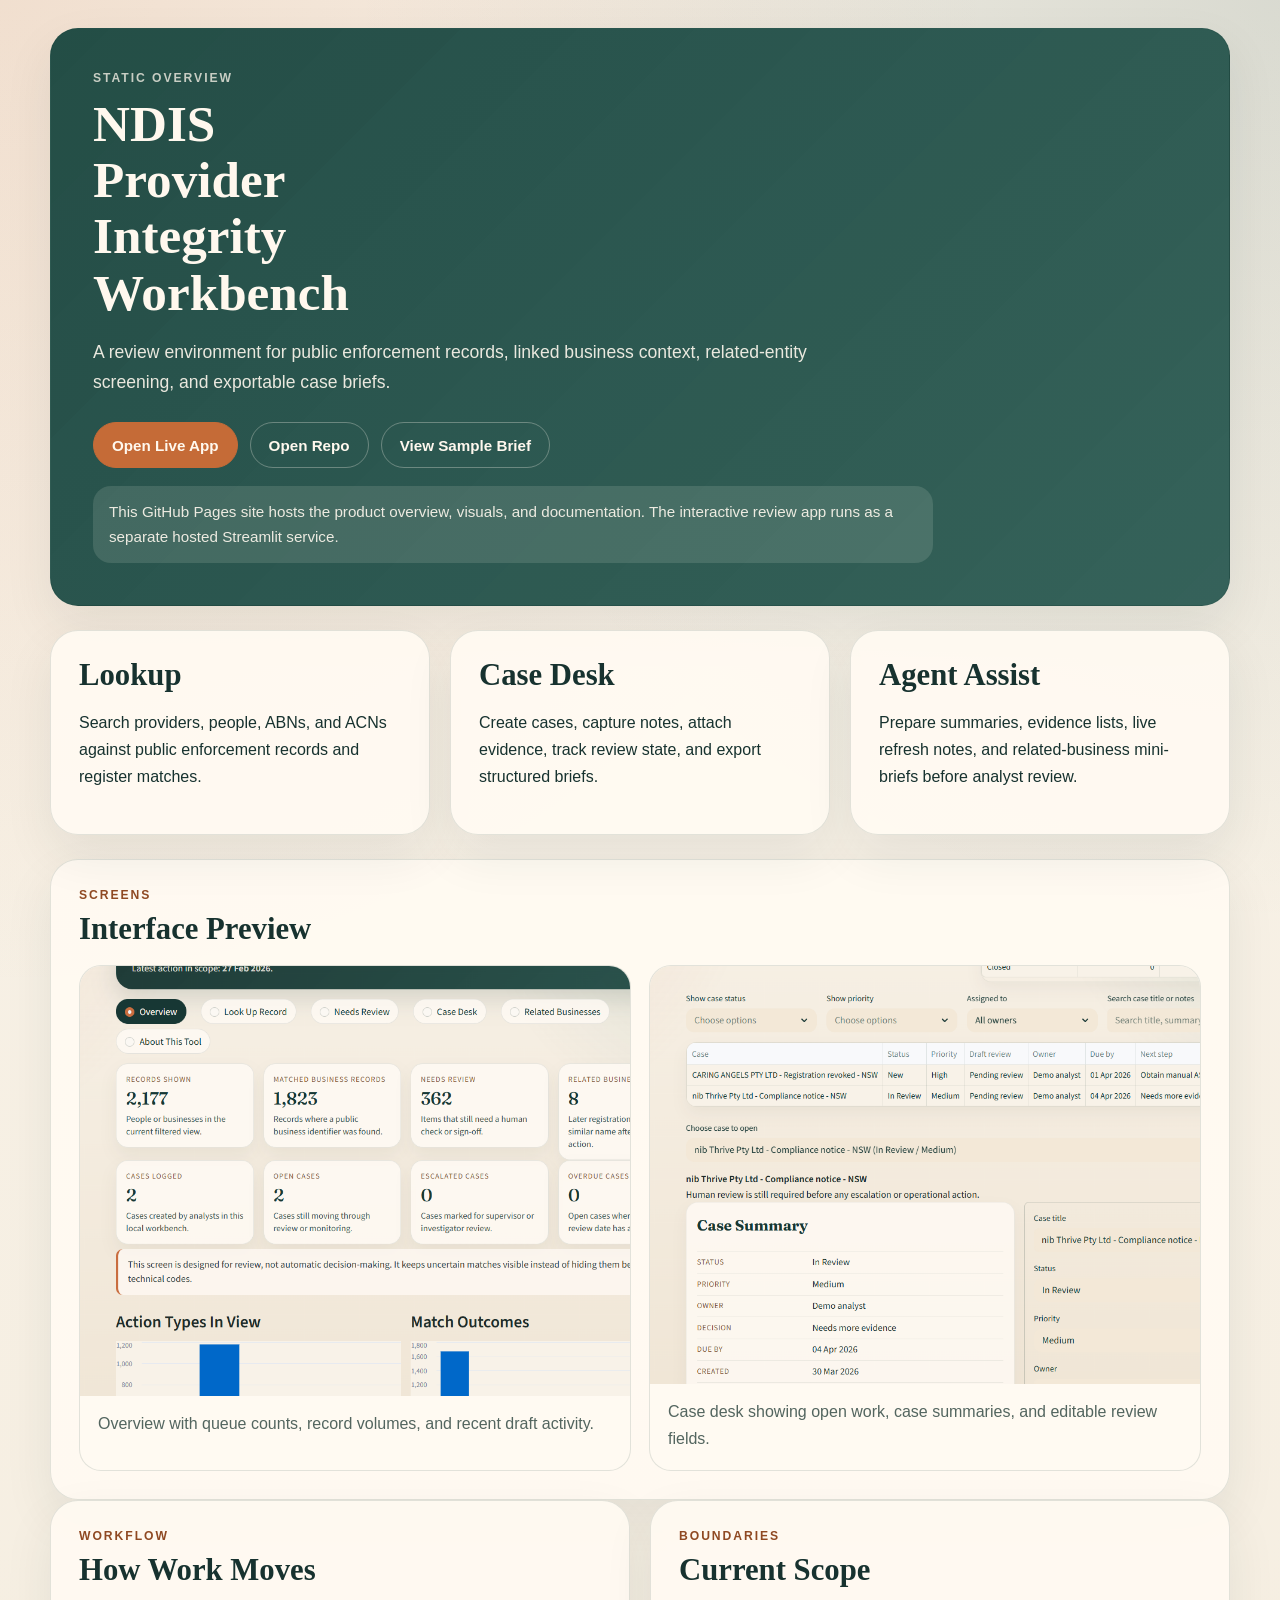
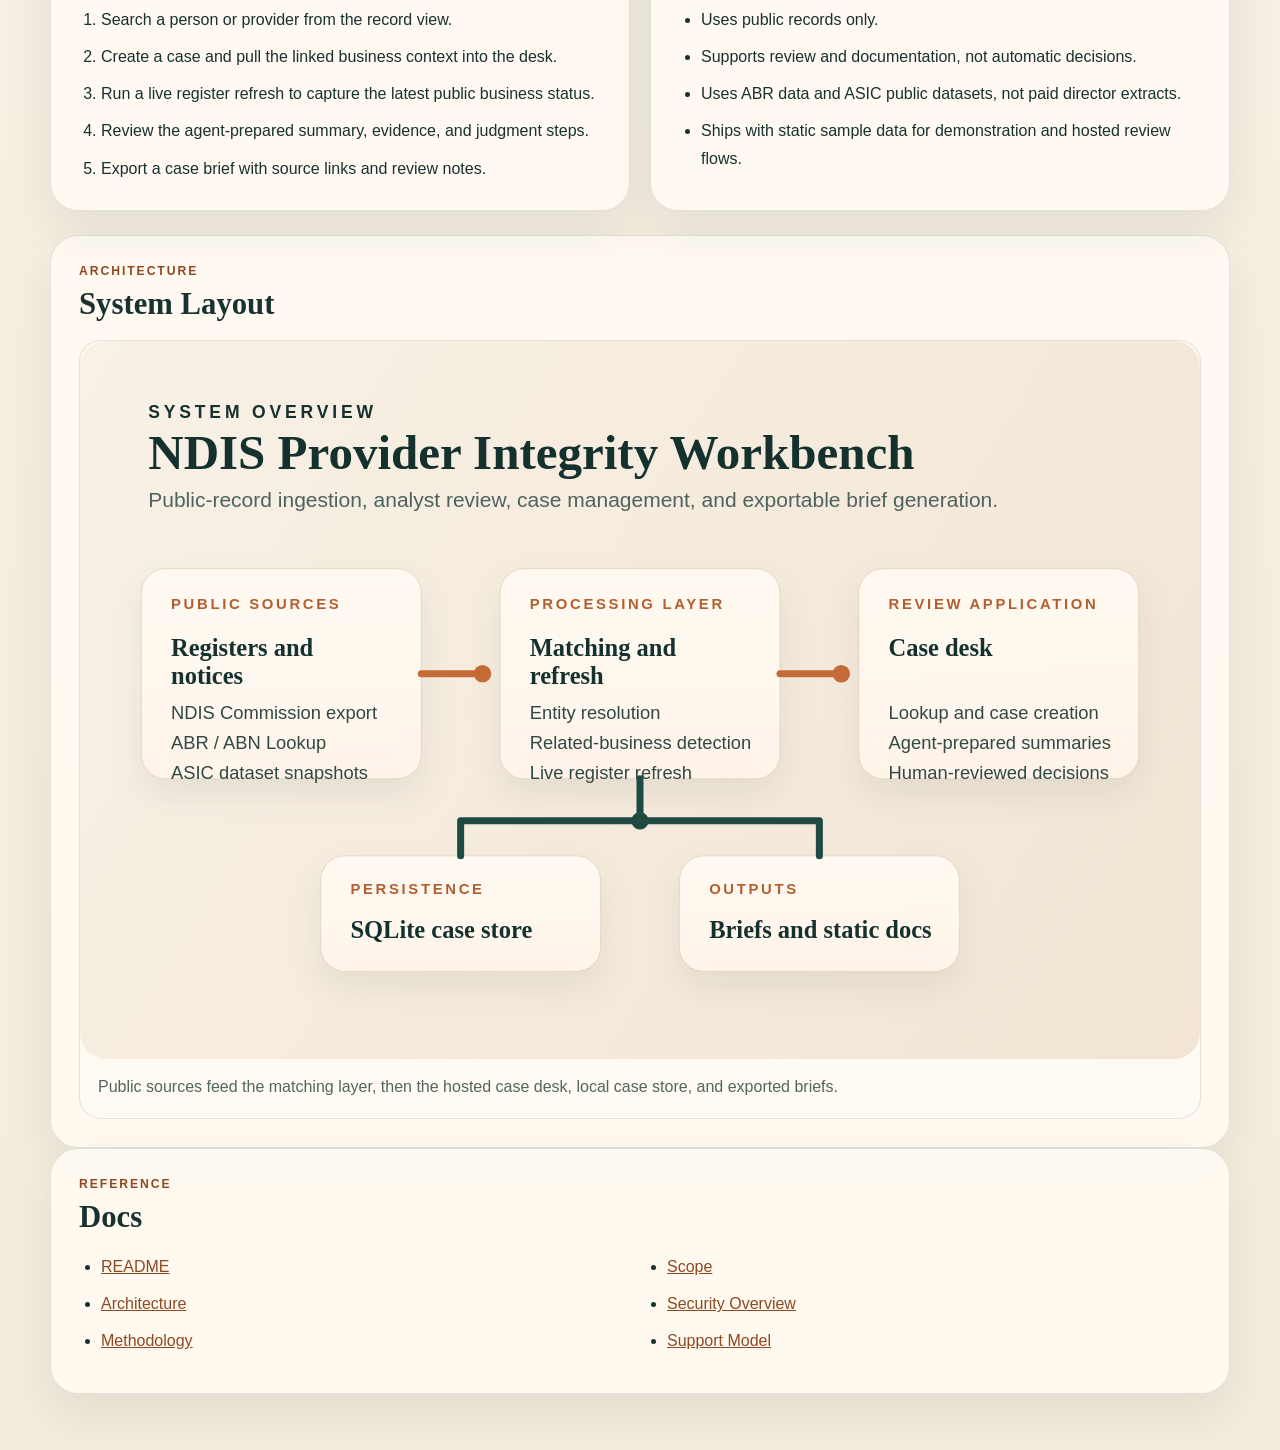
<file: docs/index.html>
<!doctype html>
<html lang="en">
<head>
  <meta charset="utf-8">
  <meta name="viewport" content="width=device-width, initial-scale=1">
  <title>NDIS Provider Integrity Workbench</title>
  <meta name="description" content="Public-record review workbench for enforcement history, linked business records, related entities, and exportable case briefs.">
  <link rel="stylesheet" href="./styles.css">
</head>
<body>
  <main class="page">
    <section class="hero">
      <div>
        <p class="eyebrow">Static Overview</p>
        <h1>NDIS Provider Integrity Workbench</h1>
        <p class="lede">
          A review environment for public enforcement records, linked business context, related-entity screening,
          and exportable case briefs.
        </p>
      </div>
      <div class="hero-actions">
        <a class="button button-primary" href="https://optiplex790.tailcac970.ts.net" target="_blank" rel="noreferrer">Open Live App</a>
        <a class="button" href="https://github.com/ayukoizgosu/NDIS-Provider-Integrity-Workbench" target="_blank" rel="noreferrer">Open Repo</a>
        <a class="button" href="./demo-case.html">View Sample Brief</a>
      </div>
      <div class="hero-note">
        This GitHub Pages site hosts the product overview, visuals, and documentation. The interactive review app runs as a separate hosted Streamlit service.
      </div>
    </section>

    <section class="grid grid-3 metrics">
      <article class="card stat"><h2>Lookup</h2><p>Search providers, people, ABNs, and ACNs against public enforcement records and register matches.</p></article>
      <article class="card stat"><h2>Case Desk</h2><p>Create cases, capture notes, attach evidence, track review state, and export structured briefs.</p></article>
      <article class="card stat"><h2>Agent Assist</h2><p>Prepare summaries, evidence lists, live refresh notes, and related-business mini-briefs before analyst review.</p></article>
    </section>

    <section class="card section">
      <div class="section-head">
        <p class="eyebrow">Screens</p>
        <h2>Interface Preview</h2>
      </div>
      <div class="gallery">
        <figure class="shot">
          <img src="./assets/overview.png" alt="Overview screen of the workbench">
          <figcaption>Overview with queue counts, record volumes, and recent draft activity.</figcaption>
        </figure>
        <figure class="shot">
          <img src="./assets/case-desk.png" alt="Case desk screen of the workbench">
          <figcaption>Case desk showing open work, case summaries, and editable review fields.</figcaption>
        </figure>
      </div>
    </section>

    <section class="grid grid-2">
      <article class="card section">
        <div class="section-head">
          <p class="eyebrow">Workflow</p>
          <h2>How Work Moves</h2>
        </div>
        <ol class="flow">
          <li>Search a person or provider from the record view.</li>
          <li>Create a case and pull the linked business context into the desk.</li>
          <li>Run a live register refresh to capture the latest public business status.</li>
          <li>Review the agent-prepared summary, evidence, and judgment steps.</li>
          <li>Export a case brief with source links and review notes.</li>
        </ol>
      </article>
      <article class="card section">
        <div class="section-head">
          <p class="eyebrow">Boundaries</p>
          <h2>Current Scope</h2>
        </div>
        <ul class="bullet-list">
          <li>Uses public records only.</li>
          <li>Supports review and documentation, not automatic decisions.</li>
          <li>Uses ABR data and ASIC public datasets, not paid director extracts.</li>
          <li>Ships with static sample data for demonstration and hosted review flows.</li>
        </ul>
      </article>
    </section>

    <section class="card section">
      <div class="section-head">
        <p class="eyebrow">Architecture</p>
        <h2>System Layout</h2>
      </div>
      <figure class="diagram">
        <img src="./assets/architecture.svg" alt="System architecture diagram">
        <figcaption>Public sources feed the matching layer, then the hosted case desk, local case store, and exported briefs.</figcaption>
      </figure>
    </section>

    <section class="card section">
      <div class="section-head">
        <p class="eyebrow">Reference</p>
        <h2>Docs</h2>
      </div>
      <ul class="link-list columns">
        <li><a href="https://github.com/ayukoizgosu/NDIS-Provider-Integrity-Workbench/blob/main/README.md">README</a></li>
        <li><a href="https://github.com/ayukoizgosu/NDIS-Provider-Integrity-Workbench/blob/main/docs/architecture.md">Architecture</a></li>
        <li><a href="https://github.com/ayukoizgosu/NDIS-Provider-Integrity-Workbench/blob/main/docs/methodology.md">Methodology</a></li>
        <li><a href="https://github.com/ayukoizgosu/NDIS-Provider-Integrity-Workbench/blob/main/docs/pilot_scope.md">Scope</a></li>
        <li><a href="https://github.com/ayukoizgosu/NDIS-Provider-Integrity-Workbench/blob/main/docs/security_overview.md">Security Overview</a></li>
        <li><a href="https://github.com/ayukoizgosu/NDIS-Provider-Integrity-Workbench/blob/main/docs/support_model.md">Support Model</a></li>
      </ul>
    </section>
  </main>
</body>
</html>
</file>
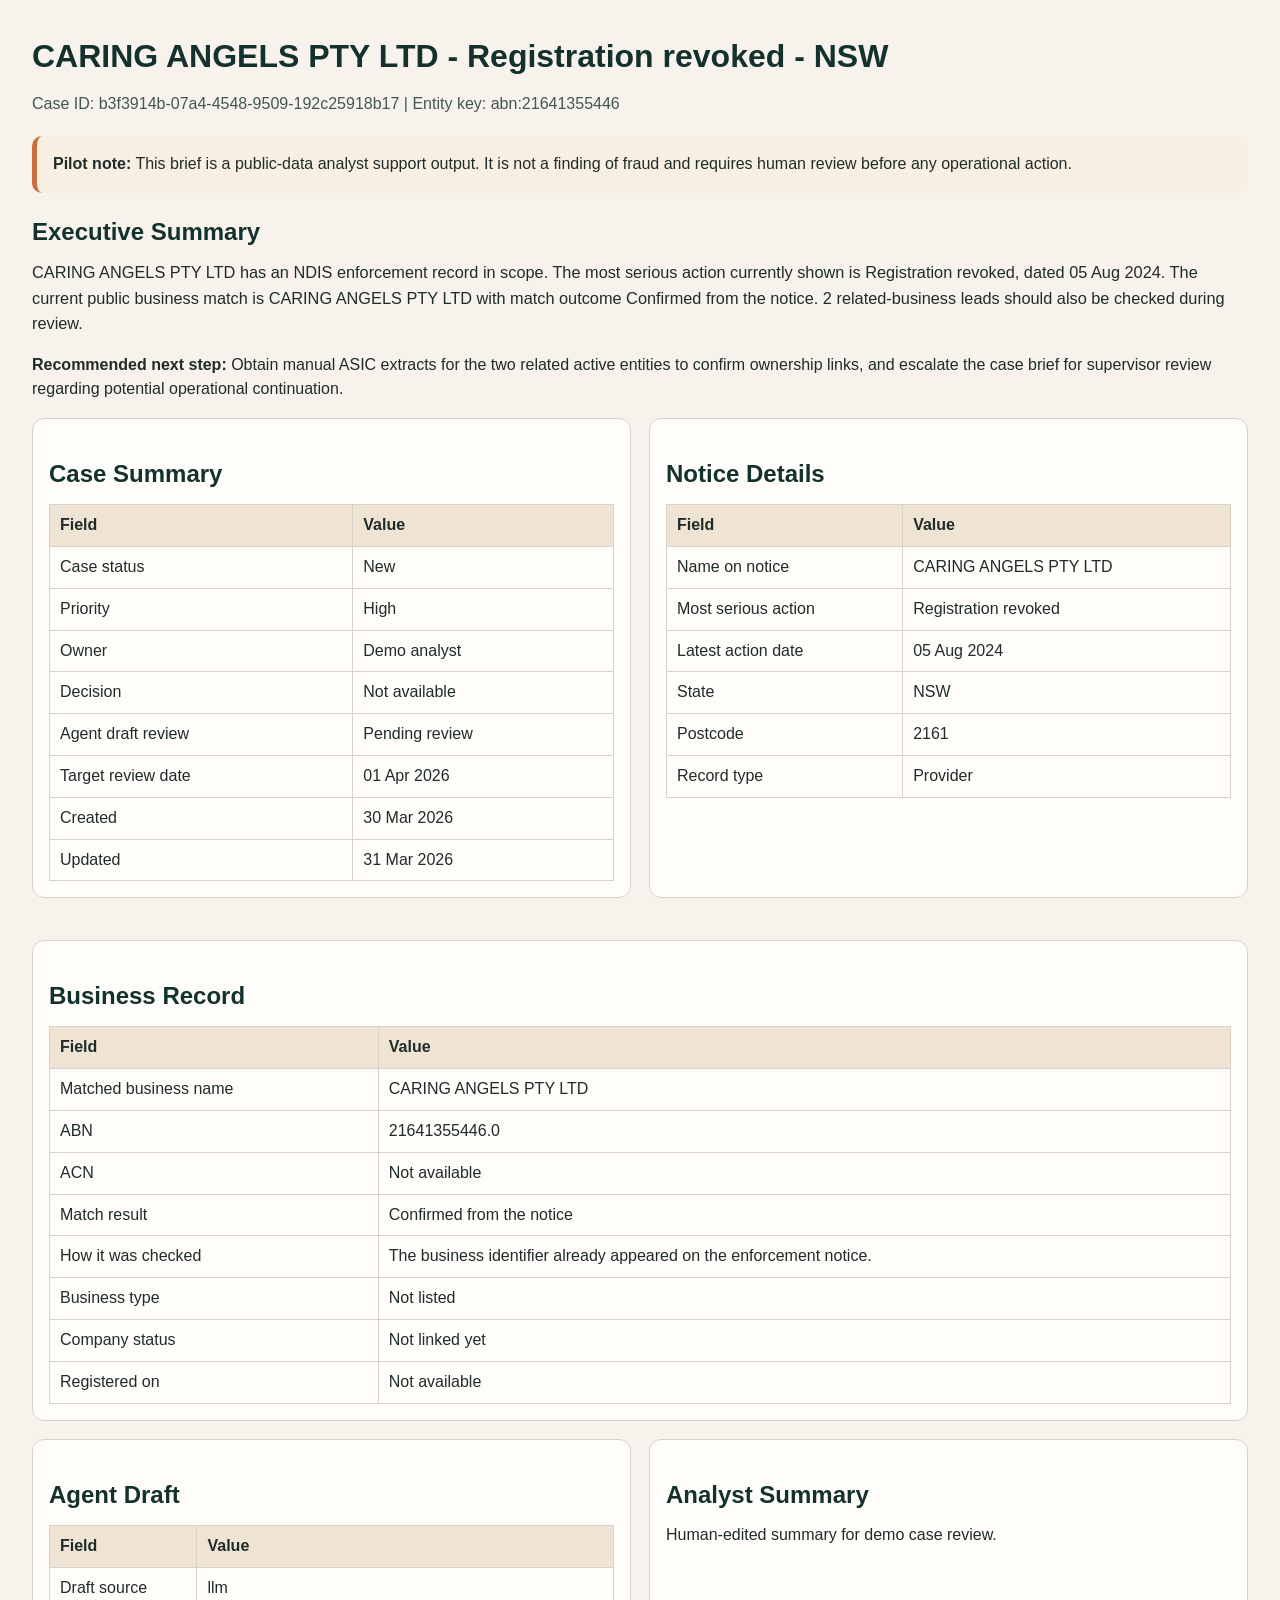
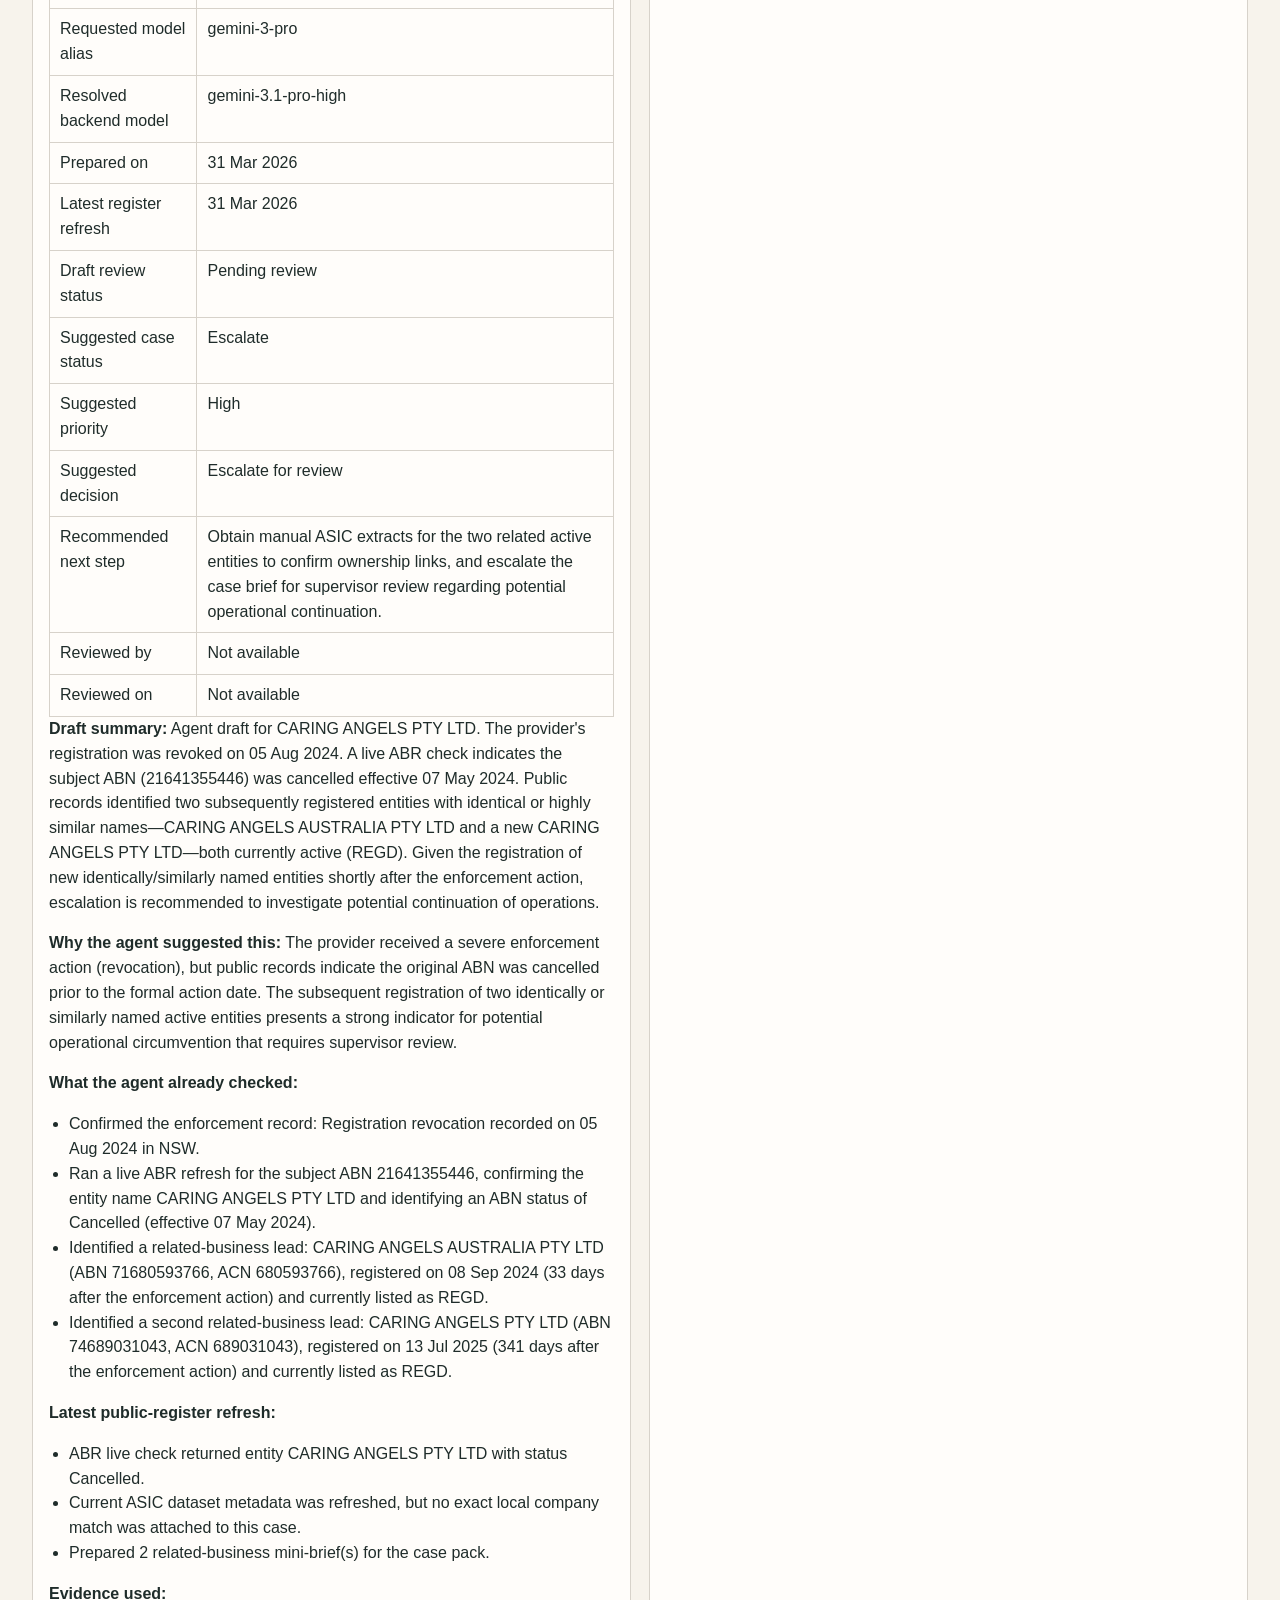
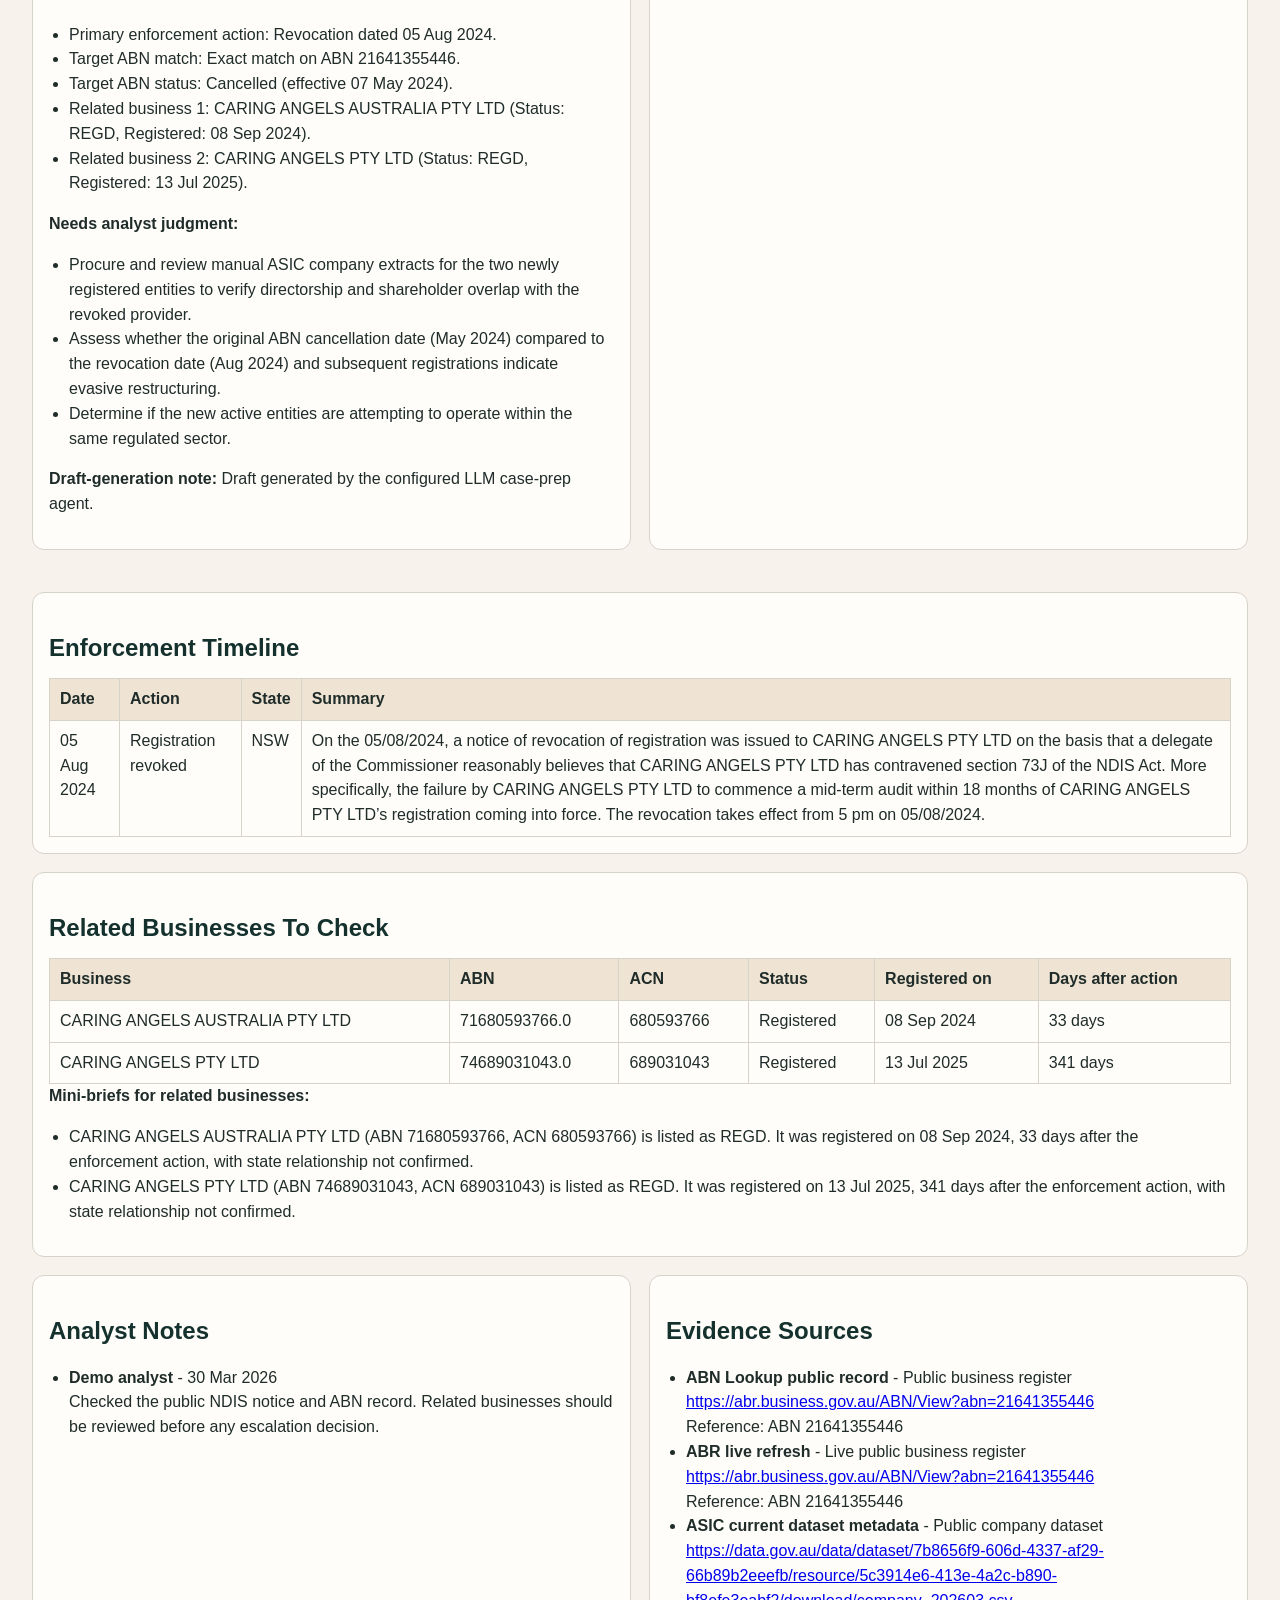
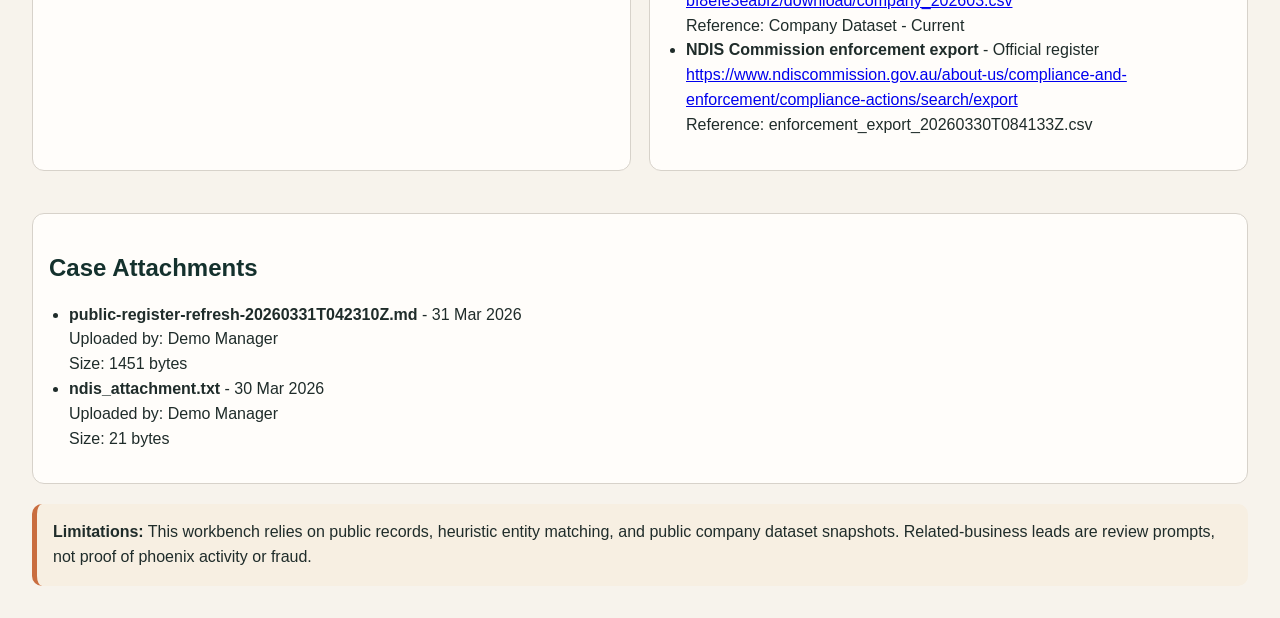
<file: docs/demo-case.html>
<!doctype html>
<html lang="en">
<head>
  <meta charset="utf-8">
  <title>CARING ANGELS PTY LTD - Registration revoked - NSW</title>
  <style>
    body { font-family: 'Segoe UI', Arial, sans-serif; margin: 32px; color: #1f2c2a; line-height: 1.55; background: #f7f3ec; }
    h1, h2 { color: #14312d; margin-bottom: 10px; }
    p { margin-top: 0; }
    .banner { background: #f7efe2; border-left: 5px solid #c96d3f; padding: 16px; margin: 20px 0; border-radius: 10px; }
    .grid { display: grid; grid-template-columns: 1fr 1fr; gap: 18px; margin-bottom: 24px; }
    .card { background: #fffdfa; border: 1px solid #d7d2ca; border-radius: 12px; padding: 16px; margin-bottom: 18px; }
    table { width: 100%; border-collapse: collapse; margin-top: 12px; }
    th, td { border: 1px solid #d7d2ca; padding: 8px 10px; text-align: left; vertical-align: top; }
    th { background: #efe4d3; }
    ul { padding-left: 20px; }
    .meta { color: #425652; margin-bottom: 18px; }
    .summary { font-size: 1.02rem; }
  </style>
</head>
<body>
  <h1>CARING ANGELS PTY LTD - Registration revoked - NSW</h1>
  <p class="meta">Case ID: b3f3914b-07a4-4548-9509-192c25918b17 | Entity key: abn:21641355446</p>

  <div class="banner">
    <strong>Pilot note:</strong> This brief is a public-data analyst support output. It is not a finding of fraud and requires human review before any operational action.
  </div>

  <h2>Executive Summary</h2>
  <p class="summary">CARING ANGELS PTY LTD has an NDIS enforcement record in scope. The most serious action currently shown is Registration revoked, dated 05 Aug 2024. The current public business match is CARING ANGELS PTY LTD with match outcome Confirmed from the notice. 2 related-business leads should also be checked during review.</p>
  <p><strong>Recommended next step:</strong> Obtain manual ASIC extracts for the two related active entities to confirm ownership links, and escalate the case brief for supervisor review regarding potential operational continuation.</p>

  <div class="grid">
    <div class="card">
      <h2>Case Summary</h2>
      <table><thead><tr><th>Field</th><th>Value</th></tr></thead><tbody><tr><td>Case status</td><td>New</td></tr><tr><td>Priority</td><td>High</td></tr><tr><td>Owner</td><td>Demo analyst</td></tr><tr><td>Decision</td><td>Not available</td></tr><tr><td>Agent draft review</td><td>Pending review</td></tr><tr><td>Target review date</td><td>01 Apr 2026</td></tr><tr><td>Created</td><td>30 Mar 2026</td></tr><tr><td>Updated</td><td>31 Mar 2026</td></tr></tbody></table>
    </div>
    <div class="card">
      <h2>Notice Details</h2>
      <table><thead><tr><th>Field</th><th>Value</th></tr></thead><tbody><tr><td>Name on notice</td><td>CARING ANGELS PTY LTD</td></tr><tr><td>Most serious action</td><td>Registration revoked</td></tr><tr><td>Latest action date</td><td>05 Aug 2024</td></tr><tr><td>State</td><td>NSW</td></tr><tr><td>Postcode</td><td>2161</td></tr><tr><td>Record type</td><td>Provider</td></tr></tbody></table>
    </div>
  </div>

  <div class="card">
    <h2>Business Record</h2>
    <table><thead><tr><th>Field</th><th>Value</th></tr></thead><tbody><tr><td>Matched business name</td><td>CARING ANGELS PTY LTD</td></tr><tr><td>ABN</td><td>21641355446.0</td></tr><tr><td>ACN</td><td>Not available</td></tr><tr><td>Match result</td><td>Confirmed from the notice</td></tr><tr><td>How it was checked</td><td>The business identifier already appeared on the enforcement notice.</td></tr><tr><td>Business type</td><td>Not listed</td></tr><tr><td>Company status</td><td>Not linked yet</td></tr><tr><td>Registered on</td><td>Not available</td></tr></tbody></table>
  </div>

    <div class="grid">
    <div class="card">
      <h2>Agent Draft</h2>
      <table><thead><tr><th>Field</th><th>Value</th></tr></thead><tbody><tr><td>Draft source</td><td>llm</td></tr><tr><td>Requested model alias</td><td>gemini-3-pro</td></tr><tr><td>Resolved backend model</td><td>gemini-3.1-pro-high</td></tr><tr><td>Prepared on</td><td>31 Mar 2026</td></tr><tr><td>Latest register refresh</td><td>31 Mar 2026</td></tr><tr><td>Draft review status</td><td>Pending review</td></tr><tr><td>Suggested case status</td><td>Escalate</td></tr><tr><td>Suggested priority</td><td>High</td></tr><tr><td>Suggested decision</td><td>Escalate for review</td></tr><tr><td>Recommended next step</td><td>Obtain manual ASIC extracts for the two related active entities to confirm ownership links, and escalate the case brief for supervisor review regarding potential operational continuation.</td></tr><tr><td>Reviewed by</td><td>Not available</td></tr><tr><td>Reviewed on</td><td>Not available</td></tr></tbody></table>
      <p><strong>Draft summary:</strong> Agent draft for CARING ANGELS PTY LTD. The provider&#x27;s registration was revoked on 05 Aug 2024. A live ABR check indicates the subject ABN (21641355446) was cancelled effective 07 May 2024. Public records identified two subsequently registered entities with identical or highly similar names—CARING ANGELS AUSTRALIA PTY LTD and a new CARING ANGELS PTY LTD—both currently active (REGD). Given the registration of new identically/similarly named entities shortly after the enforcement action, escalation is recommended to investigate potential continuation of operations.</p>
      <p><strong>Why the agent suggested this:</strong> The provider received a severe enforcement action (revocation), but public records indicate the original ABN was cancelled prior to the formal action date. The subsequent registration of two identically or similarly named active entities presents a strong indicator for potential operational circumvention that requires supervisor review.</p>
      <p><strong>What the agent already checked:</strong></p>
      <ul><li>Confirmed the enforcement record: Registration revocation recorded on 05 Aug 2024 in NSW.</li><li>Ran a live ABR refresh for the subject ABN 21641355446, confirming the entity name CARING ANGELS PTY LTD and identifying an ABN status of Cancelled (effective 07 May 2024).</li><li>Identified a related-business lead: CARING ANGELS AUSTRALIA PTY LTD (ABN 71680593766, ACN 680593766), registered on 08 Sep 2024 (33 days after the enforcement action) and currently listed as REGD.</li><li>Identified a second related-business lead: CARING ANGELS PTY LTD (ABN 74689031043, ACN 689031043), registered on 13 Jul 2025 (341 days after the enforcement action) and currently listed as REGD.</li></ul>
      <p><strong>Latest public-register refresh:</strong></p>
      <ul><li>ABR live check returned entity CARING ANGELS PTY LTD with status Cancelled.</li><li>Current ASIC dataset metadata was refreshed, but no exact local company match was attached to this case.</li><li>Prepared 2 related-business mini-brief(s) for the case pack.</li></ul>
      <p><strong>Evidence used:</strong></p>
      <ul><li>Primary enforcement action: Revocation dated 05 Aug 2024.</li><li>Target ABN match: Exact match on ABN 21641355446.</li><li>Target ABN status: Cancelled (effective 07 May 2024).</li><li>Related business 1: CARING ANGELS AUSTRALIA PTY LTD (Status: REGD, Registered: 08 Sep 2024).</li><li>Related business 2: CARING ANGELS PTY LTD (Status: REGD, Registered: 13 Jul 2025).</li></ul>
      <p><strong>Needs analyst judgment:</strong></p>
      <ul><li>Procure and review manual ASIC company extracts for the two newly registered entities to verify directorship and shareholder overlap with the revoked provider.</li><li>Assess whether the original ABN cancellation date (May 2024) compared to the revocation date (Aug 2024) and subsequent registrations indicate evasive restructuring.</li><li>Determine if the new active entities are attempting to operate within the same regulated sector.</li></ul>
      <p><strong>Draft-generation note:</strong> Draft generated by the configured LLM case-prep agent.</p>
    </div>
    <div class="card">
      <h2>Analyst Summary</h2>
      <p>Human-edited summary for demo case review.</p>
    </div>
  </div>

  <div class="card">
    <h2>Enforcement Timeline</h2>
    <table><thead><tr><th>Date</th><th>Action</th><th>State</th><th>Summary</th></tr></thead><tbody><tr><td>05 Aug 2024</td><td>Registration revoked</td><td>NSW</td><td>On the 05/08/2024, a notice of revocation of registration was issued to CARING ANGELS PTY LTD on the basis that a delegate of the Commissioner reasonably believes that CARING ANGELS PTY LTD has contravened section 73J of the NDIS Act. More specifically, the failure by CARING ANGELS PTY LTD to commence a mid-term audit within 18 months of CARING ANGELS PTY LTD’s registration coming into force. The revocation takes effect from 5 pm on 05/08/2024.</td></tr></tbody></table>
  </div>

  <div class="card">
    <h2>Related Businesses To Check</h2>
    <table><thead><tr><th>Business</th><th>ABN</th><th>ACN</th><th>Status</th><th>Registered on</th><th>Days after action</th></tr></thead><tbody><tr><td>CARING ANGELS AUSTRALIA PTY LTD</td><td>71680593766.0</td><td>680593766</td><td>Registered</td><td>08 Sep 2024</td><td>33 days</td></tr><tr><td>CARING ANGELS PTY LTD</td><td>74689031043.0</td><td>689031043</td><td>Registered</td><td>13 Jul 2025</td><td>341 days</td></tr></tbody></table>
    <p><strong>Mini-briefs for related businesses:</strong></p>
    <ul><li>CARING ANGELS AUSTRALIA PTY LTD (ABN 71680593766, ACN 680593766) is listed as REGD. It was registered on 08 Sep 2024, 33 days after the enforcement action, with state relationship not confirmed.</li><li>CARING ANGELS PTY LTD (ABN 74689031043, ACN 689031043) is listed as REGD. It was registered on 13 Jul 2025, 341 days after the enforcement action, with state relationship not confirmed.</li></ul>
  </div>

  <div class="grid">
    <div class="card">
      <h2>Analyst Notes</h2>
      <ul><li><strong>Demo analyst</strong> - 30 Mar 2026<br>Checked the public NDIS notice and ABN record. Related businesses should be reviewed before any escalation decision.</li></ul>
    </div>
    <div class="card">
      <h2>Evidence Sources</h2>
      <ul><li><strong>ABN Lookup public record</strong> - Public business register<br><a href="https://abr.business.gov.au/ABN/View?abn=21641355446">https://abr.business.gov.au/ABN/View?abn=21641355446</a><br><span>Reference: ABN 21641355446</span></li><li><strong>ABR live refresh</strong> - Live public business register<br><a href="https://abr.business.gov.au/ABN/View?abn=21641355446">https://abr.business.gov.au/ABN/View?abn=21641355446</a><br><span>Reference: ABN 21641355446</span></li><li><strong>ASIC current dataset metadata</strong> - Public company dataset<br><a href="https://data.gov.au/data/dataset/7b8656f9-606d-4337-af29-66b89b2eeefb/resource/5c3914e6-413e-4a2c-b890-bf8efe3eabf2/download/company_202603.csv">https://data.gov.au/data/dataset/7b8656f9-606d-4337-af29-66b89b2eeefb/resource/5c3914e6-413e-4a2c-b890-bf8efe3eabf2/download/company_202603.csv</a><br><span>Reference: Company Dataset - Current</span></li><li><strong>NDIS Commission enforcement export</strong> - Official register<br><a href="https://www.ndiscommission.gov.au/about-us/compliance-and-enforcement/compliance-actions/search/export">https://www.ndiscommission.gov.au/about-us/compliance-and-enforcement/compliance-actions/search/export</a><br><span>Reference: enforcement_export_20260330T084133Z.csv</span></li></ul>
    </div>
  </div>

  <div class="card">
    <h2>Case Attachments</h2>
    <ul><li><strong>public-register-refresh-20260331T042310Z.md</strong> - 31 Mar 2026<br><span>Uploaded by: Demo Manager</span><br><span>Size: 1451 bytes</span></li><li><strong>ndis_attachment.txt</strong> - 30 Mar 2026<br><span>Uploaded by: Demo Manager</span><br><span>Size: 21 bytes</span></li></ul>
  </div>

  <div class="banner">
    <strong>Limitations:</strong> This workbench relies on public records, heuristic entity matching, and public company dataset snapshots. Related-business leads are review prompts, not proof of phoenix activity or fraud.
  </div>
</body>
</html>
</file>
<file: docs/styles.css>
:root {
  --bg: #f4ecdd;
  --card: rgba(255, 250, 242, 0.94);
  --ink: #17322f;
  --muted: #53655f;
  --line: rgba(23, 50, 47, 0.12);
  --accent: #c56b37;
  --accent-dark: #8f4922;
  --deep: #1f4a43;
}
* { box-sizing: border-box; }
body {
  margin: 0;
  font-family: Georgia, "Times New Roman", serif;
  color: var(--ink);
  background:
    radial-gradient(circle at top left, rgba(197, 107, 55, 0.14), transparent 30%),
    radial-gradient(circle at top right, rgba(31, 74, 67, 0.14), transparent 28%),
    linear-gradient(180deg, #f8f2e8 0%, var(--bg) 100%);
}
.page {
  width: min(1180px, calc(100% - 32px));
  margin: 0 auto;
  padding: 28px 0 56px;
}
.hero, .card {
  border: 1px solid var(--line);
  border-radius: 28px;
  background: var(--card);
  box-shadow: 0 20px 50px rgba(23, 50, 47, 0.08);
}
.hero {
  padding: 42px;
  background: linear-gradient(135deg, rgba(31, 74, 67, 0.98), rgba(36, 85, 77, 0.92)), var(--card);
  color: #fff8ee;
  margin-bottom: 24px;
}
.eyebrow {
  margin: 0 0 10px;
  text-transform: uppercase;
  letter-spacing: 0.16em;
  font: 600 0.76rem/1.2 "Segoe UI", Arial, sans-serif;
  color: rgba(255, 248, 238, 0.75);
}
.section .eyebrow { color: var(--accent-dark); }
h1, h2, h3 { margin: 0 0 14px; line-height: 1.1; }
h1 { font-size: clamp(2.2rem, 4vw, 4rem); max-width: 12ch; }
h2 { font-size: clamp(1.4rem, 2.4vw, 2.2rem); }
h3 { font-size: 1.05rem; }
p, li, figcaption {
  font: 500 1rem/1.7 "Segoe UI", Arial, sans-serif;
  color: inherit;
}
.lede {
  max-width: 760px;
  font-size: 1.1rem;
  color: rgba(255, 248, 238, 0.9);
}
.hero-actions { display: flex; gap: 12px; flex-wrap: wrap; margin: 24px 0 18px; }
.button {
  display: inline-flex; align-items: center; justify-content: center; min-height: 46px; padding: 0 18px;
  border-radius: 999px; border: 1px solid rgba(255, 248, 238, 0.3); color: #fff8ee; text-decoration: none;
  font: 600 0.95rem/1 "Segoe UI", Arial, sans-serif;
}
.button-primary { background: var(--accent); border-color: var(--accent); }
.hero-note {
  max-width: 840px; padding: 14px 16px; border-radius: 18px; background: rgba(255, 248, 238, 0.12);
  color: rgba(255, 248, 238, 0.9); font: 500 0.95rem/1.6 "Segoe UI", Arial, sans-serif;
}
.grid { display: grid; gap: 20px; margin-bottom: 24px; }
.grid-2 { grid-template-columns: repeat(2, minmax(0, 1fr)); }
.grid-3 { grid-template-columns: repeat(3, minmax(0, 1fr)); }
.card { padding: 28px; }
.section-head { margin-bottom: 18px; }
ul, ol { margin: 0; padding-left: 22px; }
.flow li + li, .link-list li + li, .bullet-list li + li { margin-top: 10px; }
a { color: var(--accent-dark); }
.gallery {
  display: grid;
  grid-template-columns: repeat(2, minmax(0, 1fr));
  gap: 18px;
}
.shot {
  margin: 0;
  border: 1px solid var(--line);
  border-radius: 22px;
  overflow: hidden;
  background: #fffaf2;
}
.shot img, .diagram img {
  display: block;
  width: 100%;
  height: auto;
}
.shot figcaption, .diagram figcaption {
  padding: 14px 18px 18px;
  color: var(--muted);
}
.diagram {
  margin: 0;
  border: 1px solid var(--line);
  border-radius: 22px;
  overflow: hidden;
  background: #fffaf2;
}
.columns {
  columns: 2;
  column-gap: 32px;
}
.columns li {
  break-inside: avoid;
  margin-bottom: 10px;
}
@media (max-width: 900px) {
  .gallery, .grid-2, .grid-3 { grid-template-columns: 1fr; }
  .columns { columns: 1; }
}
@media (max-width: 820px) {
  .hero, .card { border-radius: 22px; }
  .hero { padding: 28px; }
}
</file>
